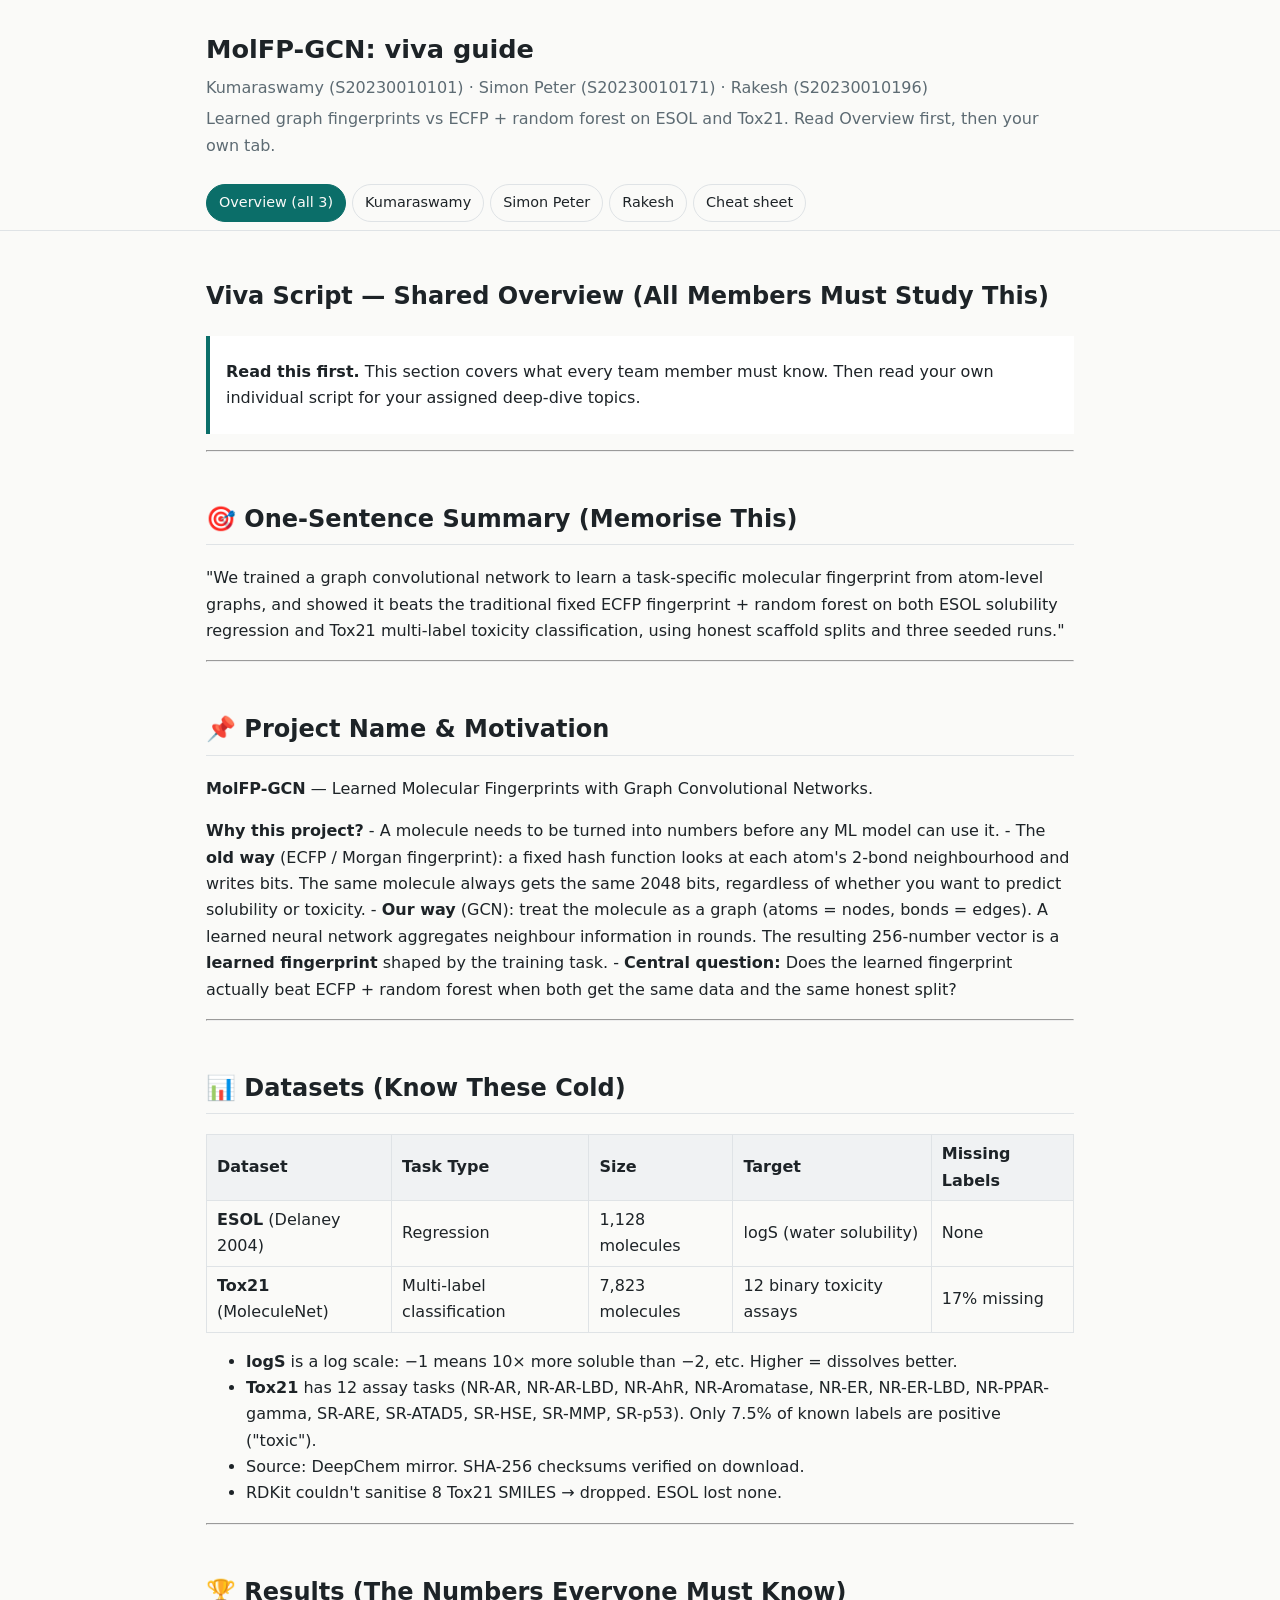
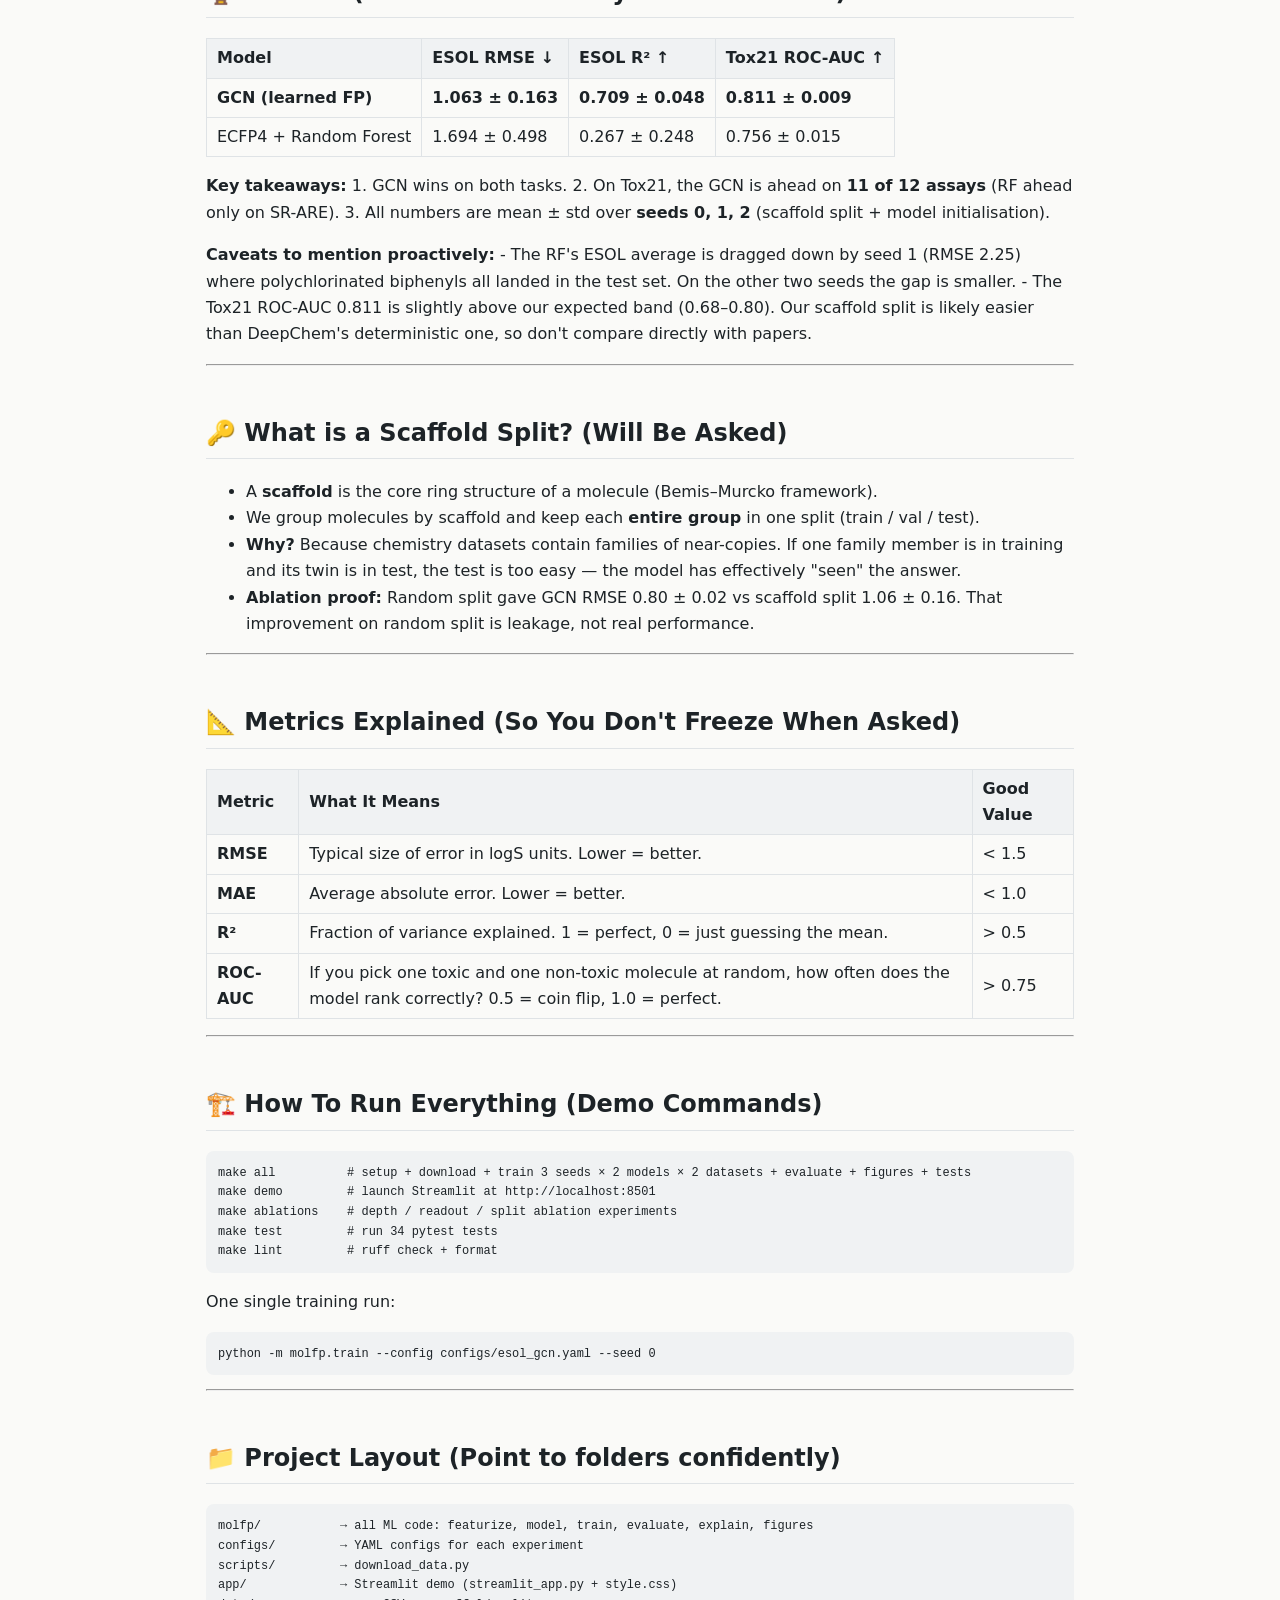
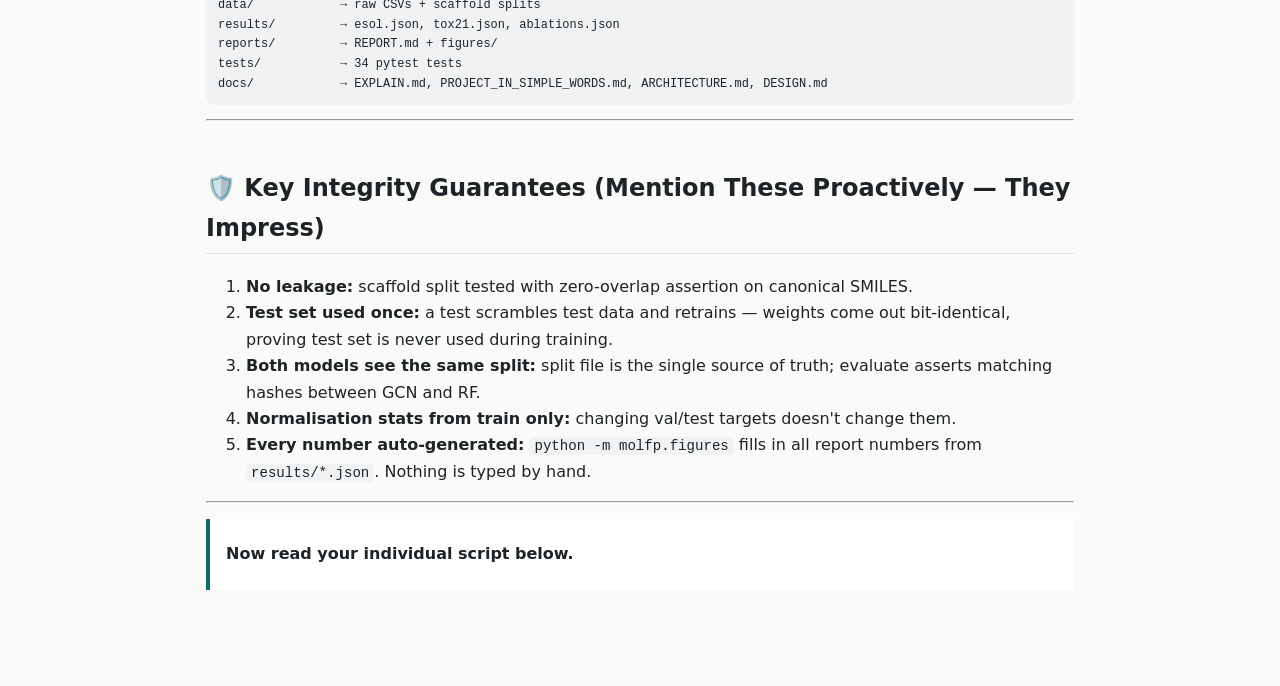
<file: docs/viva_site/index.html>
<!doctype html><html lang="en"><head><meta charset="utf-8">
<meta name="viewport" content="width=device-width,initial-scale=1"><title>MolFP-GCN Viva Guide</title>
<style>
:root{--bg:#fafaf8;--fg:#1d2327;--mut:#5d6b73;--card:#fff;--line:#dfe3e6;--acc:#0b6e69;--code:#f0f2f3}
@media(prefers-color-scheme:dark){:root{--bg:#14181a;--fg:#e6eaec;--mut:#9aa8b0;--card:#1c2225;--line:#2d373c;--acc:#4fd1c5;--code:#232b2f}}
*{box-sizing:border-box}body{margin:0;background:var(--bg);color:var(--fg);font:16px/1.65 system-ui,sans-serif}
header{padding:28px 16px 12px;max-width:900px;margin:auto}header h1{margin:0;font-size:1.6rem}header p{margin:.3rem 0;color:var(--mut)}
nav{position:sticky;top:0;background:var(--bg);border-bottom:1px solid var(--line);z-index:5}
nav div{max-width:900px;margin:auto;padding:8px 16px;display:flex;gap:6px;overflow-x:auto}
nav a{white-space:nowrap;padding:6px 12px;border-radius:99px;border:1px solid var(--line);color:var(--fg);text-decoration:none;font-size:.9rem}
nav a.on{background:var(--acc);color:var(--bg);border-color:var(--acc)}
main{max-width:900px;margin:auto;padding:8px 16px 80px}section{display:none}section.on{display:block}
h1{margin-top:1.6em}h2{margin-top:2em;border-bottom:1px solid var(--line);padding-bottom:.2em}
pre{background:var(--code);padding:12px;border-radius:8px;overflow-x:auto;font-size:.85rem;line-height:1.45}
code{background:var(--code);padding:1px 5px;border-radius:4px;font-size:.88em}pre code{padding:0;background:none}
table{border-collapse:collapse;display:block;overflow-x:auto;margin:1em 0}th,td{border:1px solid var(--line);padding:6px 10px;text-align:left}th{background:var(--code)}
blockquote{margin:1em 0;padding:.4em 1em;border-left:4px solid var(--acc);background:var(--card);color:var(--fg)}
.eq{font:1.05rem ui-monospace,monospace;background:var(--card);border:1px solid var(--line);padding:14px;border-radius:8px;text-align:center;overflow-x:auto}
.figs{display:grid;gap:14px;margin:14px 0}figure{margin:0;background:var(--card);border:1px solid var(--line);border-radius:10px;padding:10px}
figure img{width:100%;height:auto;border-radius:6px;display:block}figcaption{color:var(--mut);font-size:.88rem;margin-top:6px}
</style></head><body>
<header><h1>MolFP-GCN: viva guide</h1>
<p>Kumaraswamy (S20230010101) · Simon Peter (S20230010171) · Rakesh (S20230010196)</p>
<p>Learned graph fingerprints vs ECFP + random forest on ESOL and Tox21. Read Overview first, then your own tab.</p></header>
<nav><div><a href="#overview" data-tab="overview">Overview (all 3)</a><a href="#kumaraswamy" data-tab="kumaraswamy">Kumaraswamy</a><a href="#simon" data-tab="simon">Simon Peter</a><a href="#rakesh" data-tab="rakesh">Rakesh</a><a href="#cheat" data-tab="cheat">Cheat sheet</a></div></nav><main><section id="overview"><h1>Viva Script — Shared Overview (All Members Must Study This)</h1>
<blockquote>
<p><strong>Read this first.</strong> This section covers what every team member must know. Then read your
own individual script for your assigned deep-dive topics.</p>
</blockquote>
<hr />
<h2>🎯 One-Sentence Summary (Memorise This)</h2>
<p>"We trained a graph convolutional network to learn a task-specific molecular fingerprint
from atom-level graphs, and showed it beats the traditional fixed ECFP fingerprint + random
forest on both ESOL solubility regression and Tox21 multi-label toxicity classification,
using honest scaffold splits and three seeded runs."</p>
<hr />
<h2>📌 Project Name &amp; Motivation</h2>
<p><strong>MolFP-GCN</strong> — Learned Molecular Fingerprints with Graph Convolutional Networks.</p>
<p><strong>Why this project?</strong>
- A molecule needs to be turned into numbers before any ML model can use it.
- The <strong>old way</strong> (ECFP / Morgan fingerprint): a fixed hash function looks at each atom's
  2-bond neighbourhood and writes bits. The same molecule always gets the same 2048 bits,
  regardless of whether you want to predict solubility or toxicity.
- <strong>Our way</strong> (GCN): treat the molecule as a graph (atoms = nodes, bonds = edges). A learned
  neural network aggregates neighbour information in rounds. The resulting 256-number vector
  is a <strong>learned fingerprint</strong> shaped by the training task.
- <strong>Central question:</strong> Does the learned fingerprint actually beat ECFP + random forest when
  both get the same data and the same honest split?</p>
<hr />
<h2>📊 Datasets (Know These Cold)</h2>
<table>
<thead>
<tr>
<th>Dataset</th>
<th>Task Type</th>
<th>Size</th>
<th>Target</th>
<th>Missing Labels</th>
</tr>
</thead>
<tbody>
<tr>
<td><strong>ESOL</strong> (Delaney 2004)</td>
<td>Regression</td>
<td>1,128 molecules</td>
<td>logS (water solubility)</td>
<td>None</td>
</tr>
<tr>
<td><strong>Tox21</strong> (MoleculeNet)</td>
<td>Multi-label classification</td>
<td>7,823 molecules</td>
<td>12 binary toxicity assays</td>
<td>17% missing</td>
</tr>
</tbody>
</table>
<ul>
<li><strong>logS</strong> is a log scale: −1 means 10× more soluble than −2, etc. Higher = dissolves better.</li>
<li><strong>Tox21</strong> has 12 assay tasks (NR-AR, NR-AR-LBD, NR-AhR, NR-Aromatase, NR-ER, NR-ER-LBD,
  NR-PPAR-gamma, SR-ARE, SR-ATAD5, SR-HSE, SR-MMP, SR-p53). Only 7.5% of known labels
  are positive ("toxic").</li>
<li>Source: DeepChem mirror. SHA-256 checksums verified on download.</li>
<li>RDKit couldn't sanitise 8 Tox21 SMILES → dropped. ESOL lost none.</li>
</ul>
<hr />
<h2>🏆 Results (The Numbers Everyone Must Know)</h2>
<table>
<thead>
<tr>
<th>Model</th>
<th>ESOL RMSE ↓</th>
<th>ESOL R² ↑</th>
<th>Tox21 ROC-AUC ↑</th>
</tr>
</thead>
<tbody>
<tr>
<td><strong>GCN (learned FP)</strong></td>
<td><strong>1.063 ± 0.163</strong></td>
<td><strong>0.709 ± 0.048</strong></td>
<td><strong>0.811 ± 0.009</strong></td>
</tr>
<tr>
<td>ECFP4 + Random Forest</td>
<td>1.694 ± 0.498</td>
<td>0.267 ± 0.248</td>
<td>0.756 ± 0.015</td>
</tr>
</tbody>
</table>
<p><strong>Key takeaways:</strong>
1. GCN wins on both tasks.
2. On Tox21, the GCN is ahead on <strong>11 of 12 assays</strong> (RF ahead only on SR-ARE).
3. All numbers are mean ± std over <strong>seeds 0, 1, 2</strong> (scaffold split + model initialisation).</p>
<p><strong>Caveats to mention proactively:</strong>
- The RF's ESOL average is dragged down by seed 1 (RMSE 2.25) where polychlorinated
  biphenyls all landed in the test set. On the other two seeds the gap is smaller.
- The Tox21 ROC-AUC 0.811 is slightly above our expected band (0.68–0.80). Our scaffold
  split is likely easier than DeepChem's deterministic one, so don't compare directly with papers.</p>
<hr />
<h2>🔑 What is a Scaffold Split? (Will Be Asked)</h2>
<ul>
<li>A <strong>scaffold</strong> is the core ring structure of a molecule (Bemis–Murcko framework).</li>
<li>We group molecules by scaffold and keep each <strong>entire group</strong> in one split (train / val / test).</li>
<li><strong>Why?</strong> Because chemistry datasets contain families of near-copies. If one family member
  is in training and its twin is in test, the test is too easy — the model has effectively
  "seen" the answer.</li>
<li><strong>Ablation proof:</strong> Random split gave GCN RMSE 0.80 ± 0.02 vs scaffold split
  1.06 ± 0.16. That improvement on random split is leakage, not real performance.</li>
</ul>
<hr />
<h2>📐 Metrics Explained (So You Don't Freeze When Asked)</h2>
<table>
<thead>
<tr>
<th>Metric</th>
<th>What It Means</th>
<th>Good Value</th>
</tr>
</thead>
<tbody>
<tr>
<td><strong>RMSE</strong></td>
<td>Typical size of error in logS units. Lower = better.</td>
<td>&lt; 1.5</td>
</tr>
<tr>
<td><strong>MAE</strong></td>
<td>Average absolute error. Lower = better.</td>
<td>&lt; 1.0</td>
</tr>
<tr>
<td><strong>R²</strong></td>
<td>Fraction of variance explained. 1 = perfect, 0 = just guessing the mean.</td>
<td>&gt; 0.5</td>
</tr>
<tr>
<td><strong>ROC-AUC</strong></td>
<td>If you pick one toxic and one non-toxic molecule at random, how often does the model rank correctly? 0.5 = coin flip, 1.0 = perfect.</td>
<td>&gt; 0.75</td>
</tr>
</tbody>
</table>
<hr />
<h2>🏗️ How To Run Everything (Demo Commands)</h2>
<pre><code class="language-bash">make all          # setup + download + train 3 seeds × 2 models × 2 datasets + evaluate + figures + tests
make demo         # launch Streamlit at http://localhost:8501
make ablations    # depth / readout / split ablation experiments
make test         # run 34 pytest tests
make lint         # ruff check + format
</code></pre>
<p>One single training run:</p>
<pre><code class="language-bash">python -m molfp.train --config configs/esol_gcn.yaml --seed 0
</code></pre>
<hr />
<h2>📁 Project Layout (Point to folders confidently)</h2>
<pre><code>molfp/           → all ML code: featurize, model, train, evaluate, explain, figures
configs/         → YAML configs for each experiment
scripts/         → download_data.py
app/             → Streamlit demo (streamlit_app.py + style.css)
data/            → raw CSVs + scaffold splits
results/         → esol.json, tox21.json, ablations.json
reports/         → REPORT.md + figures/
tests/           → 34 pytest tests
docs/            → EXPLAIN.md, PROJECT_IN_SIMPLE_WORDS.md, ARCHITECTURE.md, DESIGN.md
</code></pre>
<hr />
<h2>🛡️ Key Integrity Guarantees (Mention These Proactively — They Impress)</h2>
<ol>
<li><strong>No leakage:</strong> scaffold split tested with zero-overlap assertion on canonical SMILES.</li>
<li><strong>Test set used once:</strong> a test scrambles test data and retrains — weights come out
   bit-identical, proving test set is never used during training.</li>
<li><strong>Both models see the same split:</strong> split file is the single source of truth; evaluate
   asserts matching hashes between GCN and RF.</li>
<li><strong>Normalisation stats from train only:</strong> changing val/test targets doesn't change them.</li>
<li><strong>Every number auto-generated:</strong> <code>python -m molfp.figures</code> fills in all report numbers
   from <code>results/*.json</code>. Nothing is typed by hand.</li>
</ol>
<hr />
<blockquote>
<p><strong>Now read your individual script below.</strong></p>
</blockquote></section><section id="kumaraswamy"><h1>Viva Script — Kumaraswamy (S20230010101)</h1>
<h2>Your Focus Areas</h2>
<ol>
<li><strong>GCN Model Architecture &amp; Theory</strong> (the core ML)</li>
<li><strong>Featurisation Pipeline</strong> (SMILES → graph)</li>
<li><strong>Saliency / Explainability</strong></li>
</ol>
<blockquote>
<p>Read <a href="#">00_OVERVIEW.md</a> first for the project-level context everyone shares.</p>
</blockquote>
<hr />
<h1>PART 1: THE GCN MODEL — WHAT IT IS AND HOW IT WORKS</h1>
<h2>1.1 What Is a Graph Convolutional Network?</h2><div class="figs"><figure><a href="img/tsne_pair.png" target="_blank"><img src="img/tsne_pair.png" alt="t-SNE of the learned 256-number fingerprints: molecules with similar properties cluster together." loading="lazy"></a><figcaption>t-SNE of the learned 256-number fingerprints: molecules with similar properties cluster together.</figcaption></figure></div>
<p><strong>Opening line for the viva:</strong></p>
<blockquote>
<p>"A GCN is a neural network that operates on graph-structured data. In our case, each
molecule is a graph — atoms are nodes, bonds are edges — and the GCN learns to combine
atom information through message passing to produce a molecule-level representation."</p>
</blockquote>
<p><strong>How it works in simple steps:</strong>
1. Each atom starts with a <strong>35-dimensional feature vector</strong> (element type, degree, charge,
   hydrogen count, hybridisation, aromaticity, ring membership, mass).
2. A linear layer projects those 35 numbers into <strong>128 dimensions</strong>.
3. Then <strong>3 GCNConv layers</strong> run. In each layer, every atom takes a <strong>degree-normalised
   average</strong> of its own features and its bonded neighbours' features, then applies a shared
   linear transformation.
4. After all layers, <strong>mean pooling</strong> (average across all atoms) and <strong>max pooling</strong> (max
   across all atoms) are concatenated → a <strong>256-dimensional learned fingerprint</strong>.
5. A 2-layer MLP maps this fingerprint to the final prediction: 1 number (logS for ESOL)
   or 12 logits (Tox21 toxicity).</p>
<p><strong>Diagram to draw on the board:</strong></p>
<pre><code>Atom features [n_atoms × 35]
       │
  Linear(35 → 128)
       │
  GCNConv + BN + ReLU + Dropout   ← Layer 1
       │
  GCNConv + BN + ReLU + Dropout   ← Layer 2 (+residual)
       │
  GCNConv + BN + ReLU + Dropout   ← Layer 3 (+residual)
       │
  mean ‖ max  pooling → [256]     ← THE LEARNED FINGERPRINT
       │
  MLP(256 → 128 → output)         ← Property head
</code></pre>
<h2>1.2 The GCNConv Equation — Be Ready to Write This</h2>
<div class="eq">H&#x27; = D^{-1/2} (A + I) D^{-1/2} \cdot H \cdot W</div>

<p><strong>Break it down piece by piece:</strong></p>
<table>
<thead>
<tr>
<th>Symbol</th>
<th>What It Is</th>
<th>Why It's There</th>
</tr>
</thead>
<tbody>
<tr>
<td><strong>H</strong></td>
<td>Atom feature matrix [n_atoms × features]</td>
<td>Current state of all atoms</td>
</tr>
<tr>
<td><strong>A</strong></td>
<td>Adjacency matrix (1 if two atoms bonded)</td>
<td>Defines the graph structure</td>
</tr>
<tr>
<td><strong>+I</strong></td>
<td>Self-loop (identity matrix added)</td>
<td>Without it, an atom's update would lose its own identity — it would only contain neighbour info</td>
</tr>
<tr>
<td><strong>D</strong></td>
<td>Degree matrix (diagonal: how many bonds each atom has)</td>
<td>—</td>
</tr>
<tr>
<td><strong>D^{−½} … D^{−½}</strong></td>
<td>Symmetric normalisation</td>
<td>Without this, a carbon with 4 neighbours sums 4 messages while a terminal oxygen sums 1. The symmetric form divides by √(deg_i · deg_j), keeping values stable</td>
</tr>
<tr>
<td><strong>W</strong></td>
<td>Learnable weight matrix, shared across ALL atoms</td>
<td>Like a CNN kernel shared across pixels — this is what makes it work for molecules of any size</td>
</tr>
</tbody>
</table>
<p><strong>Analogy to use:</strong></p>
<blockquote>
<p>"It's like people in a room. Each person asks their neighbours what they know, averages
it with their own knowledge, and updates their opinion. After 3 rounds, everyone knows
about people up to 3 handshakes away."</p>
</blockquote>
<h2>1.3 Why 3 Layers? Connection to ECFP Radius</h2>
<ul>
<li>After <strong>L layers</strong>, each atom's vector contains information from atoms up to <strong>L bonds away</strong>.</li>
<li><strong>ECFP4</strong> has radius 2, so it sees atoms 2 bonds away.</li>
<li><strong>3 GCN layers</strong> see one bond further — same neighbourhood range.</li>
<li><strong>Too many layers</strong> → <strong>over-smoothing</strong>: every atom's vector converges to the molecule-wide
  average, and max pooling has nothing to pick out.</li>
</ul>
<p><strong>Ablation result (be ready to quote):</strong>
- Depth 1: RMSE 1.082 ± 0.204
- Depth 2: RMSE 1.002 ± 0.135
- Depth 3: RMSE 1.063 ± 0.163 (our default)
- Depth 4: RMSE 1.053 ± 0.156
- All within noise — we didn't see over-smoothing at 4 layers, probably because of <strong>residual connections</strong> (skip connections from layer 2 onwards).</p>
<h2>1.4 Residual Connections — Why and Where</h2>
<p><strong>In our code (<code>model.py</code> line 56):</strong></p>
<pre><code class="language-python">h = h + out if i &gt;= 1 else out  # residual from layer 2 on
</code></pre>
<ul>
<li>Layer 1 changes the representation the most (from 35-dim atom features to abstract embeddings).</li>
<li>Layers 2 and 3 refine it. The <strong>skip connection</strong> lets gradients flow directly to earlier layers,
  preventing vanishing gradients and reducing over-smoothing.</li>
</ul>
<h2>1.5 Why Mean + Max Pooling? Permutation Invariance</h2>
<p><strong>Key concept:</strong> A molecule's atoms have <strong>no natural order</strong>. The SMILES <code>c1ccccc1</code> and
<code>c1ccc(cc1)</code> describe the same benzene differently. If our readout depended on atom order,
the same molecule would get two different predictions.</p>
<p><strong>Mean pooling</strong> captures: "What is this molecule made of on average?"
<strong>Max pooling</strong> captures: "Is there at least one atom/group like X?" (e.g., one nitro group
can dominate toxicity but would get diluted by mean).</p>
<p><strong>Test:</strong> we renumber atoms randomly and check the output differs by &lt; 1e-5.</p>
<p><strong>Ablation result:</strong>
- Mean only: 0.985 ± 0.172
- Max only: 1.046 ± 0.072
- Mean+Max: 1.063 ± 0.163
- No clear winner — we kept mean+max as it was the planned default.</p>
<hr />
<h1>PART 2: THE FEATURISATION PIPELINE</h1>
<h2>2.1 From SMILES to Graph</h2>
<p><strong>Pipeline (be ready to trace through):</strong></p>
<pre><code>&quot;CC(=O)Oc1ccccc1C(=O)O&quot;  (aspirin)
        │
   RDKit parses it
        │
   featurize.parse_smiles() → (Mol object, None) or (None, &quot;reason&quot;)
        │
   featurize.mol_to_data() → PyG Data object:
        • x: [n_atoms × 35] float tensor — atom feature vectors
        • edge_index: [2 × 2·n_bonds] long tensor — directed edges
        • edge_attr: [2·n_bonds × 6] float tensor — bond features (STORED but NOT USED by GCNConv)
        • y: target label(s)
        • smiles: original string
        • num_atoms: count
</code></pre>
<h2>2.2 Atom Features — 35 Numbers (KNOW THIS TABLE)</h2>
<table>
<thead>
<tr>
<th>Feature Block</th>
<th>Values</th>
<th>Width</th>
<th>Columns</th>
</tr>
</thead>
<tbody>
<tr>
<td>Element</td>
<td>C, N, O, S, F, Cl, Br, I, P, other</td>
<td>10</td>
<td>0–9</td>
</tr>
<tr>
<td>Degree</td>
<td>0, 1, 2, 3, 4, 5, other</td>
<td>7</td>
<td>10–16</td>
</tr>
<tr>
<td>Formal charge</td>
<td>−1, 0, +1, other</td>
<td>4</td>
<td>17–20</td>
</tr>
<tr>
<td>Total H count</td>
<td>0, 1, 2, 3, 4</td>
<td>5</td>
<td>21–25</td>
</tr>
<tr>
<td>Hybridisation</td>
<td>SP, SP2, SP3, SP3D, SP3D2, other</td>
<td>6</td>
<td>26–31</td>
</tr>
<tr>
<td>Is aromatic</td>
<td>0/1</td>
<td>1</td>
<td>32</td>
</tr>
<tr>
<td>Is in ring</td>
<td>0/1</td>
<td>1</td>
<td>33</td>
</tr>
<tr>
<td>Mass / 100</td>
<td>float (C = 0.12)</td>
<td>1</td>
<td>34</td>
</tr>
</tbody>
</table>
<p><strong>Why "other" slots?</strong> If a rare element appears that's not in our list, it falls into the
"other" bin instead of crashing. Same for unusual degrees or charges.</p>
<p><strong>Why mass/100?</strong> Raw mass (e.g. 12.0, 16.0) would dominate the other features which are 0/1.
Dividing by 100 keeps it in a similar range.</p>
<h2>2.3 Bond Features — 6 Numbers (Stored But Not Used)</h2>
<table>
<thead>
<tr>
<th>Feature</th>
<th>Values</th>
</tr>
</thead>
<tbody>
<tr>
<td>Bond type</td>
<td>single, double, triple, aromatic (one-hot, 4 dims)</td>
</tr>
<tr>
<td>Is conjugated</td>
<td>0/1</td>
</tr>
<tr>
<td>Is in ring</td>
<td>0/1</td>
</tr>
</tbody>
</table>
<p><strong>Critical talking point:</strong> GCNConv ignores these! A C=O and a C–O send identical messages.
The features are stored in <code>edge_attr</code> so a future edge-aware layer (GINE, GATv2, D-MPNN)
could use them <strong>without changing the featuriser</strong> — only <code>model.py</code> would change.</p>
<h2>2.4 Graph Rules</h2>
<ul>
<li>Every bond i–j becomes <strong>two directed edges</strong>: i→j and j→i. This is because PyG's
  GCNConv expects directed edges.</li>
<li><strong>Hydrogens are implicit</strong>: counted as a feature on the heavy atom, never added as nodes.
  This keeps the graph smaller without losing information.</li>
</ul>
<h2>2.5 Error Handling — parse_smiles Never Crashes</h2>
<pre><code class="language-python">def parse_smiles(smiles):
    &quot;&quot;&quot;Return (mol, None) or (None, reason). Never raises.&quot;&quot;&quot;
</code></pre>
<ul>
<li>Empty/non-string input → <code>(None, "empty input")</code></li>
<li>Syntax error → <code>(None, "syntax error (check brackets and ring-closure digits)")</code></li>
<li>Invalid chemistry → <code>(None, "invalid chemistry: {e}")</code></li>
<li>No atoms → <code>(None, "no atoms")</code></li>
</ul>
<p><strong>This is invariant 3.</strong> The demo shows a friendly error message; the data loader drops
and logs the count.</p>
<hr />
<h1>PART 3: SALIENCY / EXPLAINABILITY</h1>
<h2>3.1 What Is Saliency?</h2>
<p>For a prediction <em>o</em> and atom feature matrix <em>X</em> [atoms × 35]:</p>
<p><strong>Score for atom i</strong> = Σ_f X[i,f] × ∂o/∂X[i,f]</p>
<p>This is a <strong>gradient × input</strong> attribution. It's a first-order (Taylor) estimate of how
much atom i's features contribute to the output.</p>
<p><strong>In code (<code>explain.py</code>):</strong></p>
<pre><code class="language-python">out[0, target].backward()
s = (x.grad * x).sum(dim=1)  # one score per atom
# then scale to [-1, 1] by dividing by max |score|
</code></pre>
<h2>3.2 How to Read the Colours</h2>
<table>
<thead>
<tr>
<th>Colour</th>
<th>Meaning</th>
</tr>
</thead>
<tbody>
<tr>
<td><strong>Red</strong></td>
<td>This atom's features push the prediction <strong>UP</strong> (more soluble / more toxic)</td>
</tr>
<tr>
<td><strong>Blue</strong></td>
<td>This atom's features push the prediction <strong>DOWN</strong> (less soluble / less toxic)</td>
</tr>
<tr>
<td><strong>White</strong></td>
<td>Didn't matter much</td>
</tr>
</tbody>
</table>
<h2>3.3 Chemical Sense Check — Examples to Mention</h2><div class="figs"><figure><a href="img/saliency_examples.png" target="_blank"><img src="img/saliency_examples.png" alt="Saliency maps: red atoms push the prediction up, blue push it down." loading="lazy"></a><figcaption>Saliency maps: red atoms push the prediction up, blue push it down.</figcaption></figure></div>
<ul>
<li><strong>ESOL:</strong> Carbonyl (C=O) and hydroxyl (O-H) oxygens → <strong>red</strong> (they like water, increase solubility).
  Aromatic carbon rings and chlorinated carbons → <strong>blue</strong> (hydrophobic, decrease solubility).
  This makes chemical sense!</li>
</ul>
<h2>3.4 Limitations of Saliency (IMPORTANT — Will Be Asked)</h2>
<ol>
<li><strong>Gradients are local</strong>: they describe a tiny change to features, not what happens if you
   remove the atom entirely.</li>
<li><strong>ReLU saturation</strong>: an important atom can show a small gradient if the ReLU is in its
   flat region.</li>
<li><strong>Message passing spreads credit</strong>: a carbon may light up because of the oxygen bonded
   to it — they've been mixing information for 3 rounds.</li>
<li><strong>It explains the model, not the chemistry</strong>: the model may have learned a shortcut or
   correlation, not the true mechanism.</li>
</ol>
<p><strong>Good closing line:</strong></p>
<blockquote>
<p>"We treat saliency as a hint about what the model relied on, not as a chemical explanation."</p>
</blockquote>
<hr />
<h1>POSSIBLE QUESTIONS FOR KUMARASWAMY</h1>
<h3>Q1: "What does one GCNConv layer compute?"</h3>
<p>→ Write the equation, explain A+I (self-loop), D^{-½} (degree normalisation), W (shared weights).</p>
<h3>Q2: "Why not use GAT or MPNN instead?"</h3>
<p>→ "GCNConv was our starting point because it's the simplest graph layer. Its limitation is
that it ignores bond types — a C=O and C–O send the same message. GAT learns attention
weights per edge so neighbours contribute unequally. An MPNN/GINE computes messages as a
function of both the neighbour and the bond features. Our featuriser already stores bond
type, conjugation and ring membership in <code>edge_attr</code>, so switching to an edge-aware layer
would be a change to <code>model.py</code> only — no new data processing needed. That's our top
recommendation for future work."</p>
<h3>Q3: "How many parameters does the model have?"</h3>
<p>→ "Roughly:
- Input linear: 35 × 128 = 4,480
- 3 GCNConv layers: 3 × 128 × 128 ≈ 49,152
- BatchNorm: 3 × 256 = 768
- MLP head: 256 × 128 + 128 × 1 (or 12) ≈ 32,896
- Total: ~87,000 parameters. Small enough to train on CPU in under a minute per seed."</p>
<h3>Q4: "What is over-smoothing?"</h3>
<p>→ "With many message-passing layers, every atom ends up averaging over nearly the whole
molecule. All atom vectors converge to the same value, so max pooling has nothing to
distinguish. We tested 1–4 layers and didn't see it, likely because residual connections
let later layers add to the original representation rather than replace it."</p>
<h3>Q5: "Why gradient × input instead of just gradients?"</h3>
<p>→ "Raw gradients tell you how <em>sensitive</em> the output is to each feature, but a feature
that's zero contributes nothing regardless of its gradient. Multiplying by the feature value
weights the sensitivity by what's actually there. It's a first-order Taylor approximation of
removing that feature."</p>
<h3>Q6: "Could you use attention-based explanations instead?"</h3>
<p>→ "Yes, if we used GATv2 we'd get attention weights per edge which show how much each
neighbour contributed. But attention weights can be misleading — they show what the model
attends to, not necessarily what drives the output. Gradient-based methods are model-agnostic
and more directly tied to the output value."</p>
<hr />
<h1>QUICK REFERENCE CARD</h1>
<table>
<thead>
<tr>
<th>Item</th>
<th>Value</th>
</tr>
</thead>
<tbody>
<tr>
<td>Model name</td>
<td>MolGCN</td>
</tr>
<tr>
<td>Input dim</td>
<td>35 (atom features)</td>
</tr>
<tr>
<td>Hidden dim</td>
<td>128</td>
</tr>
<tr>
<td>GCN layers</td>
<td>3</td>
</tr>
<tr>
<td>Fingerprint dim</td>
<td>256 (128 mean + 128 max)</td>
</tr>
<tr>
<td>Dropout</td>
<td>0.2</td>
</tr>
<tr>
<td>Activation</td>
<td>ReLU</td>
</tr>
<tr>
<td>Normalisation</td>
<td>BatchNorm after each GCN layer</td>
</tr>
<tr>
<td>Residual</td>
<td>From layer 2 onwards</td>
</tr>
<tr>
<td>Output</td>
<td>1 (ESOL logS) or 12 (Tox21 logits)</td>
</tr>
<tr>
<td>Bond features</td>
<td>Stored but NOT used (GCNConv limitation)</td>
</tr>
<tr>
<td>Saliency method</td>
<td>Gradient × input, scaled to [−1, 1]</td>
</tr>
<tr>
<td>Key code files</td>
<td><code>model.py</code>, <code>featurize.py</code>, <code>explain.py</code></td>
</tr>
</tbody>
</table></section><section id="simon"><h1>Viva Script — Simon Peter (S20230010171)</h1>
<h2>Your Focus Areas</h2>
<ol>
<li><strong>Data Pipeline &amp; Scaffold Splitting</strong></li>
<li><strong>Training Loop &amp; Optimisation</strong></li>
<li><strong>Evaluation, Metrics &amp; Reproducibility</strong></li>
</ol>
<blockquote>
<p>Read <a href="#">00_OVERVIEW.md</a> first for the project-level context everyone shares.</p>
</blockquote>
<hr />
<h1>PART 1: DATA PIPELINE</h1>
<h2>1.1 Where the Data Comes From</h2>
<p><strong>Source:</strong> DeepChem mirror of MoleculeNet benchmark datasets.</p>
<p><strong>Download:</strong></p>
<pre><code class="language-bash">python scripts/download_data.py
</code></pre>
<ul>
<li>Downloads <code>delaney-processed.csv</code> (ESOL) and <code>tox21.csv</code> to <code>data/raw/</code>.</li>
<li>SHA-256 checksums are verified against <code>data/CHECKSUMS.txt</code> — the script <strong>refuses to
  continue</strong> if a file has changed. This ensures reproducibility.</li>
</ul>
<h2>1.2 Data Loading (<code>data.py</code>)</h2>
<p>The loading pipeline:</p>
<pre><code>data/raw/delaney-processed.csv  →  pd.read_csv()
                                       │
                              parse_smiles() on each row
                                       │
                              Drop invalid SMILES (log the count)
                                       │
                              Return: (smiles_list, y_array[n × n_tasks], task_names)
</code></pre>
<p><strong>Key details:</strong>
- ESOL: 1,128 molecules, 1 target column ("measured log solubility in mols per litre").
  None are invalid, so no rows are dropped.
- Tox21: 7,831 rows, but <strong>8 have SMILES that RDKit can't sanitise</strong> → dropped with a
  logged count → <strong>7,823 usable molecules</strong>, 12 target columns.
- <strong>NaN = missing label</strong> in Tox21. 17% of labels are NaN.
- The function is <code>@cache</code>-decorated, so it's loaded once and shared.</p>
<h2>1.3 Graph Construction (<code>load_graphs</code> in <code>data.py</code>)</h2>
<pre><code class="language-python">@cache
def load_graphs(name):
    smiles, y, _ = load_dataset(name)
    return [smiles_to_data(s, yi) for s, yi in zip(smiles, y)]
</code></pre>
<ul>
<li>Each valid molecule becomes a PyG <code>Data</code> object with atom features (x), edges (edge_index),
  bond features (edge_attr), target (y), SMILES string, and atom count.</li>
<li><strong>Row i here = index i in the split files.</strong> This is the contract between data loading and
  splitting.</li>
</ul>
<hr />
<h1>PART 2: SCAFFOLD SPLITTING — THE HEART OF HONEST EVALUATION</h1>
<h2>2.1 What Is a Scaffold?</h2>
<p>A <strong>Bemis–Murcko scaffold</strong> is the core ring structure of a molecule plus the linkers between
rings, with all side chains stripped off.</p>
<p><strong>Example:</strong>
- Aspirin, ibuprofen, and salicylic acid share a benzene ring scaffold.
- Polychlorinated biphenyls (PCBs) share a biphenyl scaffold.</p>
<h2>2.2 How the Scaffold Split Works (Know This Algorithm)</h2>
<pre><code>Step 1: Group molecules by scaffold SMILES
        (acyclic molecules all share the empty scaffold &quot;&quot;)

Step 2: Sort groups into &quot;big&quot; (&gt; half the val/test size) and &quot;small&quot;
        Big groups go first (shuffled by seed)
        Small groups go next (shuffled by seed)

Step 3: Greedily assign groups:
        → train while it stays ≤ 80%
        → val while it stays ≤ 10%
        → test (the rest, ~10%)

Rule: A WHOLE GROUP always lands in ONE split.
      No scaffold ever appears in more than one split.
</code></pre>
<p><strong>Split ratio:</strong> 80% train / 10% validation / 10% test</p>
<p><strong>The split is saved to:</strong> <code>data/splits/{dataset}_seed{n}.json</code>
- Contains: <code>{"train": [...], "val": [...], "test": [...], "hash": "...", ...}</code>
- The <strong>hash</strong> is SHA-256 of the index lists. It's checked on every load — if someone edits
  the file, it raises an error.</p>
<h2>2.3 Why Scaffold Split Matters — Be Ready With This Argument</h2><div class="figs"><figure><a href="img/ablations_esol.png" target="_blank"><img src="img/ablations_esol.png" alt="Random split looks better than scaffold split. That gap is leakage, not skill." loading="lazy"></a><figcaption>Random split looks better than scaffold split. That gap is leakage, not skill.</figcaption></figure></div>
<blockquote>
<p>"Chemistry datasets contain families of near-identical molecules — same ring system,
different side chain. A random split puts relatives on both sides, so the model gets tested
on molecules it has essentially seen. The scaffold split keeps each family together. This
is closer to the real use case: predicting properties of genuinely new chemistry."</p>
</blockquote>
<p><strong>Ablation proof (your money quote):</strong>
| Split | GCN RMSE | RF RMSE |
|-------|----------|---------|
| Scaffold | 1.063 ± 0.163 | 1.694 ± 0.498 |
| Random | 0.800 ± 0.023 | 1.256 ± 0.037 |</p>
<p>Both models look much better on random split. That improvement is <strong>leakage</strong>, not real
performance. The scaffold split is honest.</p>
<h2>2.4 Both Models See the Same Split (Invariant 8)</h2>
<ul>
<li><code>split.get_split()</code> is called by <strong>both</strong> the GCN trainer and the RF baseline.</li>
<li>The split file is the <strong>single source of truth</strong>.</li>
<li><code>evaluate.py</code> asserts that the split hashes match between GCN and RF runs. If they don't,
  it raises a <code>RuntimeError</code>.</li>
</ul>
<hr />
<h1>PART 3: THE TRAINING LOOP</h1>
<h2>3.1 Training Configuration (YAML → Dataclass)</h2>
<pre><code class="language-yaml"># configs/esol_gcn.yaml
dataset: esol
name: gcn
split: scaffold
hidden: 128
layers: 3
dropout: 0.2
readout: meanmax
lr: 0.001            # learning rate
weight_decay: 0.00001 # L2 regularisation
batch_size: 64
max_epochs: 300
patience: 30          # early stopping patience
</code></pre>
<p><strong>Both ESOL and Tox21 use identical hyperparameters.</strong> They were fixed in advance and not
tuned for either model — this keeps the comparison fair.</p>
<h2>3.2 The Training Loop Step by Step</h2><div class="figs"><figure><a href="img/training_curves.png" target="_blank"><img src="img/training_curves.png" alt="Training and validation curves; early stopping keeps the best epoch." loading="lazy"></a><figcaption>Training and validation curves; early stopping keeps the best epoch.</figcaption></figure></div>
<pre><code>for each epoch (up to 300):
    1. Shuffle training molecules into batches of 64
    2. For each batch:
       a. Forward pass: model(batch) → predictions
       b. Compute loss (MSE for ESOL, masked BCE for Tox21)
       c. Backward pass: compute gradients
       d. Optimizer step: update weights
    3. Score on validation set
    4. If val metric improved → save checkpoint (best.pt)
    5. If no improvement for 30 epochs → STOP (early stopping)
</code></pre>
<h2>3.3 ESOL Loss — MSE on Normalised Targets</h2>
<pre><code class="language-python">def target_stats(y, train_idx):
    t = y[train_idx]
    return {&quot;mean&quot;: float(t.mean()), &quot;std&quot;: float(t.std())}

loss = MSE(prediction, (y - train_mean) / train_std)
</code></pre>
<p><strong>Critical:</strong> Normalisation stats come from the <strong>train split only</strong> (invariant 6). At
inference, predictions are de-normalised: <code>pred * std + mean</code>.</p>
<h2>3.4 Tox21 Loss — Masked Binary Cross-Entropy</h2>
<pre><code class="language-python">def masked_bce(logits, y, pos_weight=None):
    m = ~torch.isnan(y)  # mask: True where labelled
    return BCE_with_logits(logits[m], y[m], pos_weight=pw[m])
</code></pre>
<p><strong>Two complications handled:</strong>
1. <strong>Missing labels (17%):</strong> NaN values are <strong>masked out</strong>, never filled with 0.
   Filling with 0 would teach the model that untested molecules are non-toxic — that's false.
2. <strong>Class imbalance (7.5% positive):</strong> <code>pos_weight</code> = negatives/positives per assay,
   computed on the training set only. This upweights the rare toxic examples so the model
   can't score well by always predicting "not toxic".</p>
<h2>3.5 Optimizer &amp; Early Stopping</h2>
<ul>
<li><strong>Adam</strong> optimizer: lr=1e-3, weight_decay=1e-5 (L2 regularisation).</li>
<li><strong>Early stopping:</strong> patience=30 epochs. If the validation metric (RMSE for ESOL, mean
  ROC-AUC for Tox21) hasn't improved for 30 epochs, training stops and the best checkpoint
  is kept.</li>
<li>Best epochs in practice: ESOL seeds 0,1,2 → epochs 24, 43, 25.
  Tox21 seeds 0,1,2 → epochs 73, 28, 56.</li>
</ul>
<h2>3.6 Seeding — Exact Reproducibility</h2>
<pre><code class="language-python">def set_seed(seed):
    random.seed(seed)
    np.random.seed(seed)
    torch.manual_seed(seed)
    torch.cuda.manual_seed_all(seed)
    torch.use_deterministic_algorithms(True, warn_only=True)
</code></pre>
<p>The seed controls:
- The scaffold split (which groups go where)
- Model weight initialisation
- Batch shuffling order
- All random operations in NumPy/PyTorch</p>
<p><strong>Result:</strong> <code>make all</code> from a fresh clone reproduced every committed result <strong>byte for byte</strong>
on an Apple M2 CPU in 11 minutes.</p>
<hr />
<h1>PART 4: EVALUATION &amp; METRICS</h1>
<h2>4.1 Evaluation Flow (<code>evaluate.py</code>)</h2>
<pre><code>For each dataset (esol / tox21):
    For each model (gcn / rf):
        For each seed (0, 1, 2):
            1. Load checkpoint (GCN) or train RF
            2. Predict on test split (ONCE only)
            3. Compute metrics
    Assert GCN and RF used the same split (hash check)
    Compute mean ± std across seeds
    Write results/{dataset}.json
</code></pre>
<h2>4.2 Understanding the Metrics</h2><div class="figs"><figure><a href="img/parity_esol.png" target="_blank"><img src="img/parity_esol.png" alt="ESOL predicted vs measured logS on the test set (GCN vs random forest)." loading="lazy"></a><figcaption>ESOL predicted vs measured logS on the test set (GCN vs random forest).</figcaption></figure></div>
<h3>RMSE (Root Mean Squared Error) — ESOL</h3>
<pre><code class="language-python">rmse = sqrt(mean((y_true - y_pred)²))
</code></pre>
<ul>
<li>In logS units. RMSE of 1 means the prediction is typically off by 1 log unit (a factor of
  10 in solubility). Lower is better.</li>
</ul>
<h3>MAE (Mean Absolute Error) — ESOL</h3>
<pre><code class="language-python">mae = mean(|y_true - y_pred|)
</code></pre>
<ul>
<li>Less sensitive to outliers than RMSE. Lower is better.</li>
</ul>
<h3>R² (Coefficient of Determination) — ESOL</h3>
<pre><code class="language-python">r2 = 1 - SS_res / SS_tot
</code></pre>
<ul>
<li>1 = perfect predictions, 0 = no better than guessing the mean. Higher is better.</li>
</ul>
<h3>ROC-AUC (Area Under ROC Curve) — Tox21</h3>
<ul>
<li>"If you pick one toxic and one non-toxic molecule at random, how often does the model rank
  the toxic one as more likely toxic?"</li>
<li>0.5 = coin flip, 1.0 = perfect ranking. Higher is better.</li>
<li>Computed <strong>per assay</strong> on labelled rows only, then averaged across assays.</li>
<li>Tasks where all test labels are one class get NaN and are excluded from the mean.</li>
</ul>
<h2>4.3 The Seed 1 ESOL Story — Know This Cold</h2>
<p><strong>What happened:</strong> In seed 1, the polychlorinated biphenyl (PCB) scaffold group all landed
in the test set. These are the <strong>least soluble</strong> molecules in ESOL (logS down to −11.6).</p>
<p><strong>Why the RF failed badly:</strong>
- A random forest predicts by averaging training targets. It <strong>can't predict below its
  training range</strong> — it's bounded by the most extreme training example.
- ECFP bits record that chlorine is <em>present</em>, not <em>how many</em> there are. So all PCBs look
  similar in ECFP space.
- RF predicted −4.6 for the least soluble molecule; GCN predicted −7.2 (true: even lower).</p>
<p><strong>Per-seed results:</strong>
| Seed | GCN RMSE | RF RMSE |
|------|----------|---------|
| 0 | 0.904 | 1.288 |
| 1 | 1.230 | <strong>2.249</strong> ← the PCB seed |
| 2 | 1.055 | 1.545 |</p>
<p><strong>Talking point:</strong> "The GCN still wins on all three seeds, but the headline mean exaggerates
the gap because of seed 1. On a typical split (seeds 0 and 2), the margin is smaller."</p>
<h2>4.4 The Tox21 ROC-AUC Caveat</h2><div class="figs"><figure><a href="img/tox21_per_task.png" target="_blank"><img src="img/tox21_per_task.png" alt="Tox21 ROC-AUC per assay: GCN is ahead on 11 of 12." loading="lazy"></a><figcaption>Tox21 ROC-AUC per assay: GCN is ahead on 11 of 12.</figcaption></figure></div>
<p>Our Tox21 ROC-AUC of 0.811 is slightly above our expected band of 0.68–0.80.</p>
<p><strong>Explanation:</strong> DeepChem's deterministic scaffold split sends the <strong>rarest scaffolds</strong> to
test, which is harder. Our split sends large groups to train first and samples test from
smaller groups at random — this is likely easier. So our numbers <strong>should not be compared
directly with published papers</strong>.</p>
<hr />
<h1>PART 5: REPRODUCIBILITY GUARANTEES</h1>
<h2>5.1 The Integrity Tests You Should Mention</h2>
<table>
<thead>
<tr>
<th>Test</th>
<th>What It Proves</th>
</tr>
</thead>
<tbody>
<tr>
<td><code>test_scaffold_split_properties</code></td>
<td>No scaffold crosses splits; ratios ≈ 80/10/10</td>
</tr>
<tr>
<td><code>test_train_never_sees_test</code></td>
<td>Scramble test data, retrain → weights are bit-identical (test set unused during training)</td>
</tr>
<tr>
<td><code>test_normalization_*</code></td>
<td>Changing val/test targets doesn't change normalisation stats</td>
</tr>
<tr>
<td><code>test_gcn_and_rf_use_same_split</code></td>
<td>Both models read the same split file</td>
</tr>
<tr>
<td><code>test_split_file_is_single_source_of_truth</code></td>
<td>Both models follow even a deliberately altered split file</td>
</tr>
<tr>
<td><code>test_permutation_invariance</code></td>
<td>Reorder atoms → output changes by &lt; 1e-5</td>
</tr>
<tr>
<td><code>test_masked_bce_ignores_nan</code></td>
<td>NaN labels contribute zero to the loss</td>
</tr>
<tr>
<td><code>test_masked_roc_auc_ignores_nan</code></td>
<td>NaN labels excluded from ROC-AUC</td>
</tr>
</tbody>
</table>
<p><strong>Total:</strong> 34 tests, all passing.</p>
<h2>5.2 Checkpoint Contents</h2>
<p>Each <code>best.pt</code> stores:</p>
<pre><code class="language-python">{
    &quot;state_dict&quot;: model weights,
    &quot;config&quot;: full Config dataclass as dict,
    &quot;seed&quot;: seed number,
    &quot;out_dim&quot;: number of output dimensions,
    &quot;norm&quot;: {&quot;mean&quot;: ..., &quot;std&quot;: ...} for ESOL, None for Tox21,
    &quot;featurizer_version&quot;: &quot;1&quot;,
    &quot;split_hash&quot;: 16-char hex hash of split indices,
    &quot;epoch&quot;: best epoch number,
    &quot;val&quot;: validation metrics at best epoch,
}
</code></pre>
<p>If the featurizer version in the checkpoint doesn't match the current code, loading raises
an error. This prevents using a model trained with different features.</p>
<hr />
<h1>POSSIBLE QUESTIONS FOR SIMON PETER</h1>
<h3>Q1: "Why not tune hyperparameters?"</h3>
<p>→ "We fixed all hyperparameters in advance to keep the comparison fair. Tuning one model
and not the other would be misleading. We also only have ~1,100 ESOL molecules — a
validation set of ~110 molecules is too small for reliable hyperparameter selection. A
tuned RF (or one with count-based fingerprints instead of bits) would probably close some
of the ESOL gap."</p>
<h3>Q2: "Why 3 seeds? Isn't that too few?"</h3>
<p>→ "Three seeds give a rough error bar showing run-to-run spread, not a formal significance
test. With ESOL's 114 test molecules, one scaffold group can move the RMSE by more than the
difference between models (as seed 1 shows). For a proper significance test we'd need more
seeds and a paired test, but 3 seeds with full reporting of per-seed numbers is standard for
MoleculeNet papers."</p>
<h3>Q3: "How do you handle the class imbalance in Tox21?"</h3>
<p>→ "Only 7.5% of labelled Tox21 entries are positive ('toxic'). Without correction, the model
could score well by always predicting 'not toxic'. We compute <code>pos_weight</code> = (number of
negatives / number of positives) per assay on the training set only, and pass it to BCE loss.
This upweights the rare positives. Side effect: predicted probabilities run high, so we tell
users to compare molecules rather than read probabilities as absolute risk."</p>
<h3>Q4: "What if someone edits the split file?"</h3>
<p>→ "Every split file stores a SHA-256 hash of its index lists. <code>get_split()</code> recomputes the
hash on every load and raises a ValueError if it doesn't match. Additionally, <code>evaluate.py</code>
asserts that the GCN and RF split hashes match."</p>
<h3>Q5: "Why Adam and not SGD?"</h3>
<p>→ "Adam adapts the learning rate per parameter, which helps on sparse molecular features
where some atoms/features appear rarely. We also use weight decay (1e-5) for L2
regularisation. We didn't compare optimizers — this is a standard choice."</p>
<h3>Q6: "What does early stopping actually save you from?"</h3>
<p>→ "Without early stopping, the model would train for all 300 epochs and overfit the training
set. Early stopping monitors the validation metric and keeps the checkpoint from the epoch
where validation performance was best. With patience=30, it waits 30 epochs after the last
improvement before stopping, to avoid stopping too early on a noisy metric."</p>
<hr />
<h1>QUICK REFERENCE CARD</h1>
<table>
<thead>
<tr>
<th>Item</th>
<th>Value</th>
</tr>
</thead>
<tbody>
<tr>
<td>Train/Val/Test ratio</td>
<td>80/10/10 scaffold split</td>
</tr>
<tr>
<td>Split file location</td>
<td><code>data/splits/{dataset}_seed{n}.json</code></td>
</tr>
<tr>
<td>Optimizer</td>
<td>Adam, lr=1e-3, weight_decay=1e-5</td>
</tr>
<tr>
<td>Batch size</td>
<td>64</td>
</tr>
<tr>
<td>Max epochs</td>
<td>300</td>
</tr>
<tr>
<td>Early stopping patience</td>
<td>30 epochs</td>
</tr>
<tr>
<td>ESOL loss</td>
<td>MSE on z-scored targets (train stats only)</td>
</tr>
<tr>
<td>Tox21 loss</td>
<td>Masked BCE with per-assay pos_weight</td>
</tr>
<tr>
<td>Seeds</td>
<td>0, 1, 2</td>
</tr>
<tr>
<td>ESOL test size</td>
<td>~114 molecules (seed 0)</td>
</tr>
<tr>
<td>Tox21 test size</td>
<td>~783 molecules (seed 0)</td>
</tr>
<tr>
<td>Total pytest tests</td>
<td>34, all passing</td>
</tr>
<tr>
<td>Reproducibility</td>
<td>Byte-identical results from fresh clone</td>
</tr>
<tr>
<td>Key code files</td>
<td><code>data.py</code>, <code>split.py</code>, <code>train.py</code>, <code>evaluate.py</code>, <code>metrics.py</code></td>
</tr>
</tbody>
</table></section><section id="rakesh"><h1>Viva Script — Rakesh (S20230010196)</h1>
<h2>Your Focus Areas</h2>
<ol>
<li><strong>Baseline Comparison: ECFP4 + Random Forest</strong></li>
<li><strong>Ablation Experiments &amp; Analysis</strong></li>
<li><strong>Demo App, Limitations &amp; Future Work</strong></li>
</ol>
<blockquote>
<p>Read <a href="#">00_OVERVIEW.md</a> first for the project-level context everyone shares.</p>
</blockquote>
<hr />
<h1>PART 1: THE BASELINE — ECFP4 + RANDOM FOREST</h1>
<h2>1.1 What Is ECFP (Extended-Connectivity Fingerprint)?</h2>
<p><strong>Opening line for the viva:</strong></p>
<blockquote>
<p>"ECFP is the standard way to turn a molecule into a fixed-length vector. It's a Morgan
fingerprint with radius 2, producing 2048 bits. For each atom, a fixed hash function looks
at the atom and its neighbours within 2 bonds, and sets one bit in a 2048-length vector.
The same molecule always gets the same bits, regardless of the task."</p>
</blockquote>
<p><strong>How ECFP4 works step by step:</strong>
1. For each atom, collect its properties (element, bond count, charge, etc.)
2. Look at all atoms within <strong>2 bonds</strong> (that's the radius-2 part, hence "ECFP<strong>4</strong>" =
   diameter 4)
3. Hash the neighbourhood information into one of <strong>2048 bit positions</strong>
4. Set that bit to 1
5. The final fingerprint: a 2048-bit binary vector (mostly zeros)</p>
<p><strong>In our code (<code>baseline.py</code>):</strong></p>
<pre><code class="language-python">_MORGAN = rdFingerprintGenerator.GetMorganGenerator(radius=2, fpSize=2048)

def ecfp(smiles):
    return np.stack([_MORGAN.GetFingerprintAsNumPy(parse_smiles(s)[0]) for s in smiles])
</code></pre>
<h2>1.2 ECFP vs Learned Fingerprint — The Key Comparison</h2>
<table>
<thead>
<tr>
<th>Aspect</th>
<th>ECFP4 (Fixed)</th>
<th>GCN (Learned)</th>
</tr>
</thead>
<tbody>
<tr>
<td><strong>How it aggregates</strong></td>
<td>Fixed hash of atom neighbourhoods</td>
<td>Learned weighted average of atom features</td>
</tr>
<tr>
<td><strong>Neighbourhood radius</strong></td>
<td>2 bonds</td>
<td>3 bonds (3 GCN layers)</td>
</tr>
<tr>
<td><strong>Dimension</strong></td>
<td>2048 bits</td>
<td>256 floats</td>
</tr>
<tr>
<td><strong>Task-specific?</strong></td>
<td>No — same bits for any task</td>
<td>Yes — fingerprint shaped by training</td>
</tr>
<tr>
<td><strong>Bond types</strong></td>
<td>Included in the hash</td>
<td>Ignored by GCNConv</td>
</tr>
<tr>
<td><strong>Atom counts</strong></td>
<td>Presence only (bit is 1 or 0)</td>
<td>Captured via mean pooling + mass feature</td>
</tr>
<tr>
<td><strong>Differentiable?</strong></td>
<td>No — can't backprop through a hash</td>
<td>Yes — gradients flow end-to-end</td>
</tr>
<tr>
<td><strong>Gradient explanations?</strong></td>
<td>No</td>
<td>Yes (saliency maps)</td>
</tr>
</tbody>
</table>
<p><strong>Critical distinction (say this in the viva):</strong></p>
<blockquote>
<p>"The word 'differentiable' is the key. ECFP uses a fixed hash — you can't take its
gradient, so you can't train it end-to-end. The GCN replaces the hash with smooth
operations (averages, matrix products, ReLU), so the loss gradient flows all the way
back through the fingerprint into the weights. The fingerprint learns to emphasise
whatever matters for the task."</p>
</blockquote>
<h2>1.3 What Is a Random Forest?</h2>
<p>A random forest is an ensemble of <strong>500 decision trees</strong>, each trained on a random subset
of the data and features. The final prediction is the average of all trees (regression) or
majority vote (classification).</p>
<p><strong>For ESOL:</strong></p>
<pre><code class="language-python">rf = RandomForestRegressor(n_estimators=500, random_state=seed, n_jobs=-1)
rf.fit(X[train], y[train, 0])
pred = rf.predict(X[test])
</code></pre>
<p><strong>For Tox21:</strong></p>
<pre><code class="language-python"># ONE separate forest per assay, trained only on rows labelled for that assay
for t in range(12):
    labelled_train = train[~np.isnan(y[train, t])]
    rf = RandomForestClassifier(n_estimators=500, random_state=seed)
    rf.fit(X[labelled_train], y[labelled_train, t])
    pred[:, t] = rf.predict_proba(X[test])[:, 1]
</code></pre>
<p><strong>Why one forest per assay?</strong> Because each assay has different molecules labelled. Training
one forest on all 12 tasks would need molecules labelled for all 12 — very few have that.</p>
<h2>1.4 Why the RF Lost — Structural Reasons</h2>
<ol>
<li>
<p><strong>Can't extrapolate:</strong> A random forest predicts by averaging training targets. It
   <strong>cannot predict below its training range</strong>. In seed 1, PCBs (logS down to −11.6) were
   all in test — the RF could only predict ≈ −4.6 (its training minimum).</p>
</li>
<li>
<p><strong>ECFP doesn't count atoms:</strong> A bit is either 0 or 1. Three chlorines in a neighbourhood
   set the same bit as one chlorine. The GCN sees atom counts through mean pooling and the
   mass feature.</p>
</li>
<li>
<p><strong>No task-specific features:</strong> ECFP gives the same bits whether predicting solubility or
   toxicity. The GCN tailors its representation to the loss.</p>
</li>
<li>
<p><strong>No gradient-based explanations:</strong> ECFP + RF is a black box — you can compute feature
   importance but can't make atom-level saliency maps.</p>
</li>
</ol>
<hr />
<h1>PART 2: ABLATION EXPERIMENTS</h1>
<h2>2.1 What Is an Ablation?</h2>
<blockquote>
<p>"An ablation study changes one component at a time to see if it matters. We ran three
ablations on ESOL: depth (number of GCN layers), readout (pooling method), and split
type (scaffold vs random)."</p>
</blockquote>
<h2>2.2 Depth Ablation — Number of GCN Layers</h2><div class="figs"><figure><a href="img/depth_ablation.png" target="_blank"><img src="img/depth_ablation.png" alt="Depth ablation: 1 to 4 layers are all within noise." loading="lazy"></a><figcaption>Depth ablation: 1 to 4 layers are all within noise.</figcaption></figure></div>
<table>
<thead>
<tr>
<th>Layers</th>
<th>RMSE</th>
</tr>
</thead>
<tbody>
<tr>
<td>1</td>
<td>1.082 ± 0.204</td>
</tr>
<tr>
<td>2</td>
<td>1.002 ± 0.135</td>
</tr>
<tr>
<td><strong>3 (default)</strong></td>
<td><strong>1.063 ± 0.163</strong></td>
</tr>
<tr>
<td>4</td>
<td>1.053 ± 0.156</td>
</tr>
</tbody>
</table>
<p><strong>Conclusion:</strong> Every difference is within one standard deviation. We <strong>cannot claim</strong> 3
layers is best, or that depth matters at all at this dataset size.</p>
<p><strong>Why no over-smoothing at 4 layers?</strong> Probably because of residual connections (skip
connections from layer 2 onwards), which let later layers add refinements rather than replace
the representation. ESOL is also too small to separate these settings.</p>
<p><strong>How to explain over-smoothing:</strong></p>
<blockquote>
<p>"With many layers, every atom ends up averaging over nearly the whole molecule. All atom
vectors converge to the same value. Then max pooling can't pick out any distinctive
features — everything looks the same."</p>
</blockquote>
<h2>2.3 Readout Ablation — Pooling Method</h2>
<table>
<thead>
<tr>
<th>Readout</th>
<th>RMSE</th>
</tr>
</thead>
<tbody>
<tr>
<td>Mean only</td>
<td>0.985 ± 0.172</td>
</tr>
<tr>
<td>Max only</td>
<td>1.046 ± 0.072</td>
</tr>
<tr>
<td><strong>Mean+Max (default)</strong></td>
<td><strong>1.063 ± 0.163</strong></td>
</tr>
</tbody>
</table>
<p><strong>Conclusion:</strong> Again, no clear winner. All within noise. We kept mean+max because it was
the planned default, <strong>not because the ablation favoured it</strong>. (Say this — it shows honesty.)</p>
<p><strong>Why both mean and max?</strong>
- <strong>Mean</strong> captures: "what is this molecule made of on average?"
- <strong>Max</strong> captures: "is there at least one atom of this kind?" (e.g., one nitro group
  can dominate toxicity but would be diluted by mean)</p>
<h2>2.4 Split Ablation — Scaffold vs Random</h2>
<table>
<thead>
<tr>
<th>Split</th>
<th>GCN RMSE</th>
<th>RF RMSE</th>
</tr>
</thead>
<tbody>
<tr>
<td><strong>Scaffold</strong></td>
<td><strong>1.063 ± 0.163</strong></td>
<td><strong>1.694 ± 0.498</strong></td>
</tr>
<tr>
<td>Random</td>
<td>0.800 ± 0.023</td>
<td>1.256 ± 0.037</td>
</tr>
</tbody>
</table>
<p><strong>This is the one clear effect.</strong> Both models improve dramatically on random split. This
improvement is <strong>leakage</strong> — the random split puts close analogues of test molecules in the
training set.</p>
<p><strong>Key observations:</strong>
1. Both models improve, not just one — the leakage is universal.
2. The standard deviations shrink on random split (0.023 vs 0.163) — the split is more
   stable because there are no large scaffold groups to move around.
3. This is <strong>why every headline number uses the scaffold split</strong>.</p>
<h2>2.5 How to Present Ablations in the Viva</h2>
<blockquote>
<p>"We ran three ablations on ESOL. Depth and readout made no measurable difference — all
variants were within noise. The split type was the one clear effect: switching from
scaffold to random dropped the GCN's RMSE from 1.06 to 0.80, but that improvement is
leakage from shared scaffolds between train and test, not real generalisation. We report
this honestly to justify why all headline numbers use the scaffold split."</p>
</blockquote>
<hr />
<h1>PART 3: THE DEMO APP</h1>
<h2>3.1 What the Demo Does</h2><div class="figs"><figure><a href="img/demo_screenshot.png" target="_blank"><img src="img/demo_screenshot.png" alt="The demo app: draw a molecule, read both predictions, see atoms coloured by saliency." loading="lazy"></a><figcaption>The demo app: draw a molecule, read both predictions, see atoms coloured by saliency.</figcaption></figure><figure><a href="img/1_empty.png" target="_blank"><img src="img/1_empty.png" alt="Screen 1: empty start state." loading="lazy"></a><figcaption>Screen 1: empty start state.</figcaption></figure><figure><a href="img/2_aspirin.png" target="_blank"><img src="img/2_aspirin.png" alt="Screen 2: aspirin, ESOL prediction plus saliency." loading="lazy"></a><figcaption>Screen 2: aspirin, ESOL prediction plus saliency.</figcaption></figure><figure><a href="img/3_tox21_positive.png" target="_blank"><img src="img/3_tox21_positive.png" alt="Screen 3: a Tox21-positive molecule with per-assay scores." loading="lazy"></a><figcaption>Screen 3: a Tox21-positive molecule with per-assay scores.</figcaption></figure><figure><a href="img/4_invalid.png" target="_blank"><img src="img/4_invalid.png" alt="Screen 4: an invalid SMILES gives a friendly error, not a crash." loading="lazy"></a><figcaption>Screen 4: an invalid SMILES gives a friendly error, not a crash.</figcaption></figure></div>
<p>A <strong>Streamlit</strong> web app at <code>http://localhost:8501</code>. The user can:</p>
<ol>
<li><strong>Enter a SMILES string</strong> or pick from 8 pre-loaded molecules (aspirin, caffeine,
   paracetamol, ibuprofen, benzene, ethanol, nicotine, and a known toxic molecule the model
   never saw in training).</li>
<li>Press <strong>Predict</strong>.</li>
<li>See:
   - The molecule drawn with atoms <strong>coloured by saliency</strong> (red = pushes prediction up,
     blue = pushes down)
   - Predicted <strong>solubility</strong> in logS with a plain-language band (soluble / moderately
     soluble / poorly soluble)
   - <strong>12 toxicity probabilities</strong> (with a note: "model probability", never "risk")
   - <strong>3 closest training molecules</strong> by cosine similarity of their 256-d learned
     fingerprints</li>
<li>Switch the colouring between solubility and any of the 12 toxicity assays.</li>
</ol>
<p><strong>URL parameter:</strong> <code>http://localhost:8501/?smiles=CCO</code> works directly.</p>
<h2>3.2 Design Philosophy (From DESIGN.md</h2>
<table>
<thead>
<tr>
<th>Element</th>
<th>Choice</th>
<th>Reason</th>
</tr>
</thead>
<tbody>
<tr>
<td>Palette</td>
<td>Paper white (#F6F8F7), ink black (#1C2321), one accent blue (#2F6FB0)</td>
<td>Lab-paper aesthetic, readable on projector</td>
</tr>
<tr>
<td>Font</td>
<td>Atkinson Hyperlegible (Google Fonts)</td>
<td>Designed for projector legibility</td>
</tr>
<tr>
<td>SMILES font</td>
<td>IBM Plex Mono</td>
<td>Code must show exact characters</td>
</tr>
<tr>
<td>Layout</td>
<td>Two columns desktop, stacked mobile</td>
<td>Left-aligned, clean</td>
</tr>
<tr>
<td>Molecule drawing</td>
<td>RDKit SVG, min 420px</td>
<td>Memorable element, must be readable from back of room</td>
</tr>
<tr>
<td>Saliency scale</td>
<td>Blue ↔ white ↔ red (diverging)</td>
<td>Data visualisation, not decoration</td>
</tr>
<tr>
<td>Motion</td>
<td>Saliency fade-in 250ms only</td>
<td>Respects prefers-reduced-motion</td>
</tr>
</tbody>
</table>
<p><strong>Forbidden:</strong> Rounded cards with shadows, gradient headers, all-caps, emoji, rainbow
colormaps, Streamlit default red accent.</p>
<h2>3.3 Input Validation &amp; Error Handling</h2>
<p>The demo refuses bad input <strong>before</strong> anything can crash:</p>
<table>
<thead>
<tr>
<th>Check</th>
<th>Limit</th>
<th>Error Message</th>
</tr>
</thead>
<tbody>
<tr>
<td>Empty input</td>
<td>—</td>
<td>"Enter a SMILES string or pick a molecule to start."</td>
</tr>
<tr>
<td>SMILES too long</td>
<td>200 chars</td>
<td>"Molecule too large for the demo (limit 100 heavy atoms)."</td>
</tr>
<tr>
<td>Too many atoms</td>
<td>100 heavy atoms</td>
<td>Same message</td>
</tr>
<tr>
<td>Invalid SMILES</td>
<td>—</td>
<td>"Couldn't read that SMILES. Check brackets and ring numbers, e.g. c1ccccc1."</td>
</tr>
<tr>
<td>Missing checkpoint</td>
<td>—</td>
<td>Shows a one-liner pointing to <code>make train</code></td>
</tr>
</tbody>
</table>
<h2>3.4 Demo Caveats to Say Out Loud</h2>
<ol>
<li><strong>Predictions for famous drugs can be off</strong> even if they're in the training set (caffeine
   is one). Early stopping picks the best validation epoch, not the one that memorises
   training molecules.</li>
<li><strong>"Closest training molecules"</strong> uses cosine similarity of the 256-d fingerprint, not
   structural similarity. It shows what <strong>the model</strong> considers alike.</li>
<li><strong>Toxicity probabilities run high</strong> because of pos_weight. Compare molecules with each
   other, don't read 0.8 as "80% risk".</li>
</ol>
<hr />
<h1>PART 4: LIMITATIONS</h1>
<h2>4.1 Known Limitations (Be Ready to Discuss Each)</h2>
<h3>1. GCNConv Ignores Bond Types</h3>
<ul>
<li>A C=O (double bond) and a C–O (single bond) send <strong>identical messages</strong>.</li>
<li>Bond type, conjugation, and ring membership are already stored in <code>edge_attr</code>.</li>
<li><strong>Fix:</strong> Replace GCNConv with an edge-aware layer:</li>
<li><strong>GINE:</strong> message = MLP([h_neighbour, e_bond])</li>
<li><strong>GATv2 with edge_dim:</strong> attention weights informed by bond features</li>
<li><strong>D-MPNN:</strong> message-passing on bonds instead of atoms</li>
<li>This would be a change to <strong><code>model.py</code> only</strong> — the featuriser already stores everything
  needed.</li>
</ul>
<h3>2. ESOL Is Small</h3>
<ul>
<li>Only ~1,100 molecules, ~114 in the test set.</li>
<li>One scaffold group (the PCBs) can move the RMSE by more than the difference between models.</li>
<li>Seed-to-seed spread is large.</li>
</ul>
<h3>3. No Hyperparameter Tuning</h3>
<ul>
<li>Hyperparameters were fixed in advance for both models.</li>
<li>A tuned RF (or one with count-based fingerprints instead of bits) would probably close
  some of the ESOL gap.</li>
</ul>
<h3>4. Tox21 Probabilities Are Not Calibrated</h3>
<ul>
<li>The pos_weight inflates predicted probabilities.</li>
<li>The demo shows them for <strong>ranking molecules</strong>, not as absolute risk.</li>
</ul>
<h3>5. Three Seeds ≠ Significance Test</h3>
<ul>
<li>Three runs give a rough error bar, not a formal statistical test.</li>
<li>For proper significance: more seeds + a paired test (e.g., paired t-test or Wilcoxon).</li>
</ul>
<hr />
<h1>PART 5: FUTURE WORK</h1>
<h2>5.1 Concrete Next Steps (Ranked by Impact)</h2>
<h3>1. Edge-Aware Message Passing (Highest Priority)</h3>
<blockquote>
<p>"Replace GCNConv with GINE or GATv2 with <code>edge_dim</code>, so the model can distinguish single
from double bonds. Our featuriser already stores bond type, conjugation, and ring membership.
We'd only change <code>model.py</code>. This should help especially on conjugated systems where
bond order matters for solubility and reactivity."</p>
</blockquote>
<h3>2. Deterministic DeepChem Scaffold Split</h3>
<blockquote>
<p>"Compare against DeepChem's deterministic split, where the rarest scaffolds go to test.
This would let us place our Tox21 numbers alongside published results."</p>
</blockquote>
<h3>3. Saliency Validation by Deletion</h3>
<blockquote>
<p>"Mask the top-k salient atoms and measure how much the prediction moves vs masking
random atoms. If saliency is meaningful, the prediction should move more when salient
atoms are masked."</p>
</blockquote>
<h3>4. Additional Ideas</h3>
<ul>
<li><strong>Larger datasets:</strong> BBBP (blood-brain barrier), BACE, HIV from MoleculeNet.</li>
<li><strong>Attention visualisation:</strong> GATv2 would give interpretable attention weights per edge.</li>
<li><strong>Calibration:</strong> Platt scaling or temperature scaling for Tox21 probabilities.</li>
<li><strong>Uncertainty quantification:</strong> Monte Carlo dropout or ensembles.</li>
</ul>
<hr />
<h1>PART 6: COMPARISON TABLE — GCN vs ECFP+RF (Your Summary Slide)</h1>
<table>
<thead>
<tr>
<th>Aspect</th>
<th>GCN (Learned FP)</th>
<th>ECFP4 + Random Forest</th>
</tr>
</thead>
<tbody>
<tr>
<td>Fingerprint</td>
<td>256-d, task-specific, learned</td>
<td>2048-bit, fixed, task-agnostic</td>
</tr>
<tr>
<td>Bond awareness</td>
<td>No (GCNConv limitation)</td>
<td>Yes (included in hash)</td>
</tr>
<tr>
<td>Atom counting</td>
<td>Yes (mean pool + mass)</td>
<td>No (bit = present or not)</td>
</tr>
<tr>
<td>Can extrapolate</td>
<td>Somewhat (linear head)</td>
<td>No (bounded by training range)</td>
</tr>
<tr>
<td>Explainability</td>
<td>Atom-level saliency maps</td>
<td>Feature importance only</td>
</tr>
<tr>
<td>Training time</td>
<td>~1 min/seed (ESOL, CPU)</td>
<td>Seconds</td>
</tr>
<tr>
<td>Complexity</td>
<td>~87K parameters</td>
<td>500 trees, no gradients</td>
</tr>
<tr>
<td>ESOL RMSE</td>
<td><strong>1.063 ± 0.163</strong></td>
<td>1.694 ± 0.498</td>
</tr>
<tr>
<td>Tox21 ROC-AUC</td>
<td><strong>0.811 ± 0.009</strong></td>
<td>0.756 ± 0.015</td>
</tr>
<tr>
<td>Wins on Tox21 assays</td>
<td><strong>11/12</strong></td>
<td>1/12 (SR-ARE)</td>
</tr>
</tbody>
</table>
<hr />
<h1>POSSIBLE QUESTIONS FOR RAKESH</h1>
<h3>Q1: "Why use ECFP as the baseline instead of another GNN?"</h3>
<p>→ "ECFP + random forest is the standard baseline in molecular property prediction papers.
It's well-established, fast, and requires no deep learning. Comparing a GNN against it
tests whether the added complexity of learning a fingerprint is justified. For a GNN-vs-GNN
comparison (e.g., GCN vs GAT vs MPNN), we'd need more computational budget and it would be
a different research question — 'which GNN architecture' rather than 'does learning a
fingerprint help'."</p>
<h3>Q2: "Can the RF ever beat the GCN?"</h3>
<p>→ "Yes, in specific cases. On Tox21 SR-ARE, the RF actually beats the GCN (0.746 vs 0.734).
A tuned RF with count-based fingerprints (instead of binary bits) might also close the ESOL
gap. The GCN's advantage is structural — it learns task-specific features and can capture
atom-count information — but the RF is simpler, faster, and has fewer failure modes."</p>
<h3>Q3: "What would you change if you had more time?"</h3>
<p>→ "Three things, in order: (1) Replace GCNConv with an edge-aware layer like GINE or GATv2
to use bond features we already store. (2) Compare against DeepChem's deterministic scaffold
split so our Tox21 numbers are directly comparable with papers. (3) Validate the saliency
maps with a deletion test — mask top-k salient atoms and check if the prediction moves more
than masking random atoms."</p>
<h3>Q4: "Why does the demo warn against reading toxicity probabilities as risk?"</h3>
<p>→ "Because we use pos_weight to handle class imbalance. Only 7.5% of labelled entries are
positive, so we upweight them during training. This makes the model take toxic examples more
seriously, but it also inflates the predicted probabilities. A molecule with a predicted
probability of 0.8 is not '80% likely to be toxic' — it just scores higher than one
predicted at 0.3. For absolute risk you'd need calibration (Platt scaling or temperature
scaling), which we didn't implement."</p>
<h3>Q5: "How does the 'closest training molecules' feature work?"</h3>
<p>→ "At startup, the app computes the 256-dimensional learned fingerprint for every training
molecule using <code>model.embed()</code>. When a new molecule is entered, we compute its fingerprint
and find the 3 training molecules with the highest cosine similarity. This shows what the
model considers structurally similar — which may differ from traditional chemical
similarity."</p>
<h3>Q6: "Is this ready for real drug discovery?"</h3>
<p>→ "No. It's a research demo. The model wasn't validated against experimental measurements
beyond ESOL and Tox21. Tox21 probabilities are uncalibrated. The saliency maps are
approximate. ESOL is tiny and results depend on the split. For real use you'd need more
diverse training data, proper calibration, external validation, and regulatory review.
The footer says 'Research demo. Not for safety or medical decisions.'"</p>
<hr />
<h1>QUICK REFERENCE CARD</h1>
<table>
<thead>
<tr>
<th>Item</th>
<th>Value</th>
</tr>
</thead>
<tbody>
<tr>
<td>Baseline fingerprint</td>
<td>ECFP4 (Morgan radius 2, 2048 bits)</td>
</tr>
<tr>
<td>Baseline model</td>
<td>RandomForestRegressor/Classifier, 500 trees</td>
</tr>
<tr>
<td>Tox21 RF approach</td>
<td>1 forest per assay, trained on labelled rows only</td>
</tr>
<tr>
<td>Ablation: depth</td>
<td>1, 2, 3, 4 layers → all within noise</td>
</tr>
<tr>
<td>Ablation: readout</td>
<td>mean, max, mean+max → all within noise</td>
</tr>
<tr>
<td>Ablation: split</td>
<td>scaffold vs random → random is leaky (clear effect)</td>
</tr>
<tr>
<td>Demo app</td>
<td>Streamlit at localhost:8501</td>
</tr>
<tr>
<td>Demo molecules</td>
<td>8 presets + custom SMILES</td>
</tr>
<tr>
<td>Input limits</td>
<td>200 chars, 100 heavy atoms</td>
</tr>
<tr>
<td>#1 limitation</td>
<td>GCNConv ignores bond types</td>
</tr>
<tr>
<td>#1 future work</td>
<td>Edge-aware layer (GINE/GATv2)</td>
</tr>
<tr>
<td>Key code files</td>
<td><code>baseline.py</code>, <code>evaluate.py</code> (ablation path), <code>app/streamlit_app.py</code></td>
</tr>
</tbody>
</table></section><section id="cheat"><h1>⚡ Quick Revision Cheat Sheet (All Members)</h1>
<p>Print this or keep it on your phone. Glance at it before walking into the viva.</p>
<hr />
<h2>🔤 The One-Liner</h2>
<p>"GCN learns a task-specific molecular fingerprint from atom graphs; beats ECFP+RF on ESOL
and Tox21 with scaffold splits."</p>
<hr />
<h2>📊 Results Table (Memorise)</h2>
<table>
<thead>
<tr>
<th></th>
<th>ESOL RMSE ↓</th>
<th>ESOL R² ↑</th>
<th>Tox21 AUC ↑</th>
</tr>
</thead>
<tbody>
<tr>
<td><strong>GCN</strong></td>
<td><strong>1.063 ± 0.163</strong></td>
<td><strong>0.709</strong></td>
<td><strong>0.811 ± 0.009</strong></td>
</tr>
<tr>
<td>RF</td>
<td>1.694 ± 0.498</td>
<td>0.267</td>
<td>0.756 ± 0.015</td>
</tr>
</tbody>
</table>
<p>GCN wins 11/12 Tox21 assays. RF wins only SR-ARE.</p>
<hr />
<h2>🧬 Pipeline in 5 Seconds</h2>
<p>SMILES → RDKit → 35-dim atom features → 3 GCNConv layers → mean+max pool → <strong>256-d
fingerprint</strong> → MLP → prediction</p>
<hr />
<h2>📐 The Equation</h2>
<p><strong>H' = D^{−½}(A+I)D^{−½} H W</strong>
- A+I = self-loop (keep own identity)
- D^{−½} = degree normalisation (fair averaging)
- W = shared learned weights</p>
<hr />
<h2>🛡️ Anti-Leakage Guarantees (Impress the Panel)</h2>
<ol>
<li>Scaffold split — no scaffold crosses sets</li>
<li>Test set used once — scramble test → bit-identical weights</li>
<li>Same split for both models — hash-checked</li>
<li>Train-only normalisation stats</li>
<li>All numbers auto-generated from results JSON</li>
</ol>
<hr />
<h2>⚠️ Caveats to Mention FIRST (Shows Maturity)</h2>
<ul>
<li>Seed 1 ESOL inflates the gap (PCBs in test)</li>
<li>Tox21 AUC above expected band (easier split than DeepChem)</li>
<li>Hyperparameters not tuned (fair but maybe not optimal)</li>
<li>3 seeds = rough error bar, not significance test</li>
<li>GCNConv ignores bond types (C=O ≡ C–O)</li>
</ul>
<hr />
<h2>🔮 Future Work (Top 3)</h2>
<ol>
<li>Edge-aware layer (GINE/GATv2) to use bond features</li>
<li>DeepChem deterministic split for comparable Tox21 numbers</li>
<li>Saliency validation by atom deletion</li>
</ol>
<hr />
<h2>🎯 Who Covers What</h2>
<table>
<thead>
<tr>
<th>Topic</th>
<th>Who</th>
</tr>
</thead>
<tbody>
<tr>
<td>GCN architecture, equation, residuals, pooling</td>
<td><strong>Kumaraswamy</strong></td>
</tr>
<tr>
<td>Featurisation (35-dim atoms, graph rules)</td>
<td><strong>Kumaraswamy</strong></td>
</tr>
<tr>
<td>Saliency / explainability</td>
<td><strong>Kumaraswamy</strong></td>
</tr>
<tr>
<td>Data loading, scaffold splitting algorithm</td>
<td><strong>Simon Peter</strong></td>
</tr>
<tr>
<td>Training loop, loss functions, early stopping</td>
<td><strong>Simon Peter</strong></td>
</tr>
<tr>
<td>Evaluation, metrics, reproducibility tests</td>
<td><strong>Simon Peter</strong></td>
</tr>
<tr>
<td>ECFP4 + RF baseline comparison</td>
<td><strong>Rakesh</strong></td>
</tr>
<tr>
<td>Ablation experiments (depth, readout, split)</td>
<td><strong>Rakesh</strong></td>
</tr>
<tr>
<td>Demo app, limitations, future work</td>
<td><strong>Rakesh</strong></td>
</tr>
<tr>
<td><strong>Shared overview, results, project motivation</strong></td>
<td><strong>Everyone</strong></td>
</tr>
</tbody>
</table>
<hr />
<h2>🔢 Numbers to Have Ready</h2>
<table>
<thead>
<tr>
<th>Fact</th>
<th>Number</th>
</tr>
</thead>
<tbody>
<tr>
<td>ESOL molecules</td>
<td>1,128</td>
</tr>
<tr>
<td>Tox21 molecules</td>
<td>7,823</td>
</tr>
<tr>
<td>Atom feature dimension</td>
<td>35</td>
</tr>
<tr>
<td>Hidden dimension</td>
<td>128</td>
</tr>
<tr>
<td>Fingerprint dimension</td>
<td>256</td>
</tr>
<tr>
<td>GCN layers</td>
<td>3</td>
</tr>
<tr>
<td>ECFP bits</td>
<td>2,048</td>
</tr>
<tr>
<td>RF trees</td>
<td>500</td>
</tr>
<tr>
<td>Tox21 assays</td>
<td>12</td>
</tr>
<tr>
<td>Tox21 missing labels</td>
<td>17%</td>
</tr>
<tr>
<td>Tox21 positive rate</td>
<td>7.5%</td>
</tr>
<tr>
<td>Train/val/test</td>
<td>80/10/10</td>
</tr>
<tr>
<td>Seeds</td>
<td>0, 1, 2</td>
</tr>
<tr>
<td>Patience</td>
<td>30 epochs</td>
</tr>
<tr>
<td>Max epochs</td>
<td>300</td>
</tr>
<tr>
<td>Learning rate</td>
<td>1e-3</td>
</tr>
<tr>
<td>Dropout</td>
<td>0.2</td>
</tr>
<tr>
<td>Total tests</td>
<td>34</td>
</tr>
<tr>
<td><code>make all</code> time</td>
<td>11 min (M2 CPU)</td>
</tr>
</tbody>
</table>
<hr />
<p>Good luck! 🍀</p></section></main>
<script>
const tabs=[...document.querySelectorAll('nav a')],secs=[...document.querySelectorAll('section')];
function show(){const t=(location.hash||'#overview').slice(1);const ok=secs.some(s=>s.id===t)?t:'overview';
secs.forEach(s=>s.classList.toggle('on',s.id===ok));tabs.forEach(a=>a.classList.toggle('on',a.dataset.tab===ok));scrollTo(0,0)}
addEventListener('hashchange',show);show();
</script></body></html>
</file>
